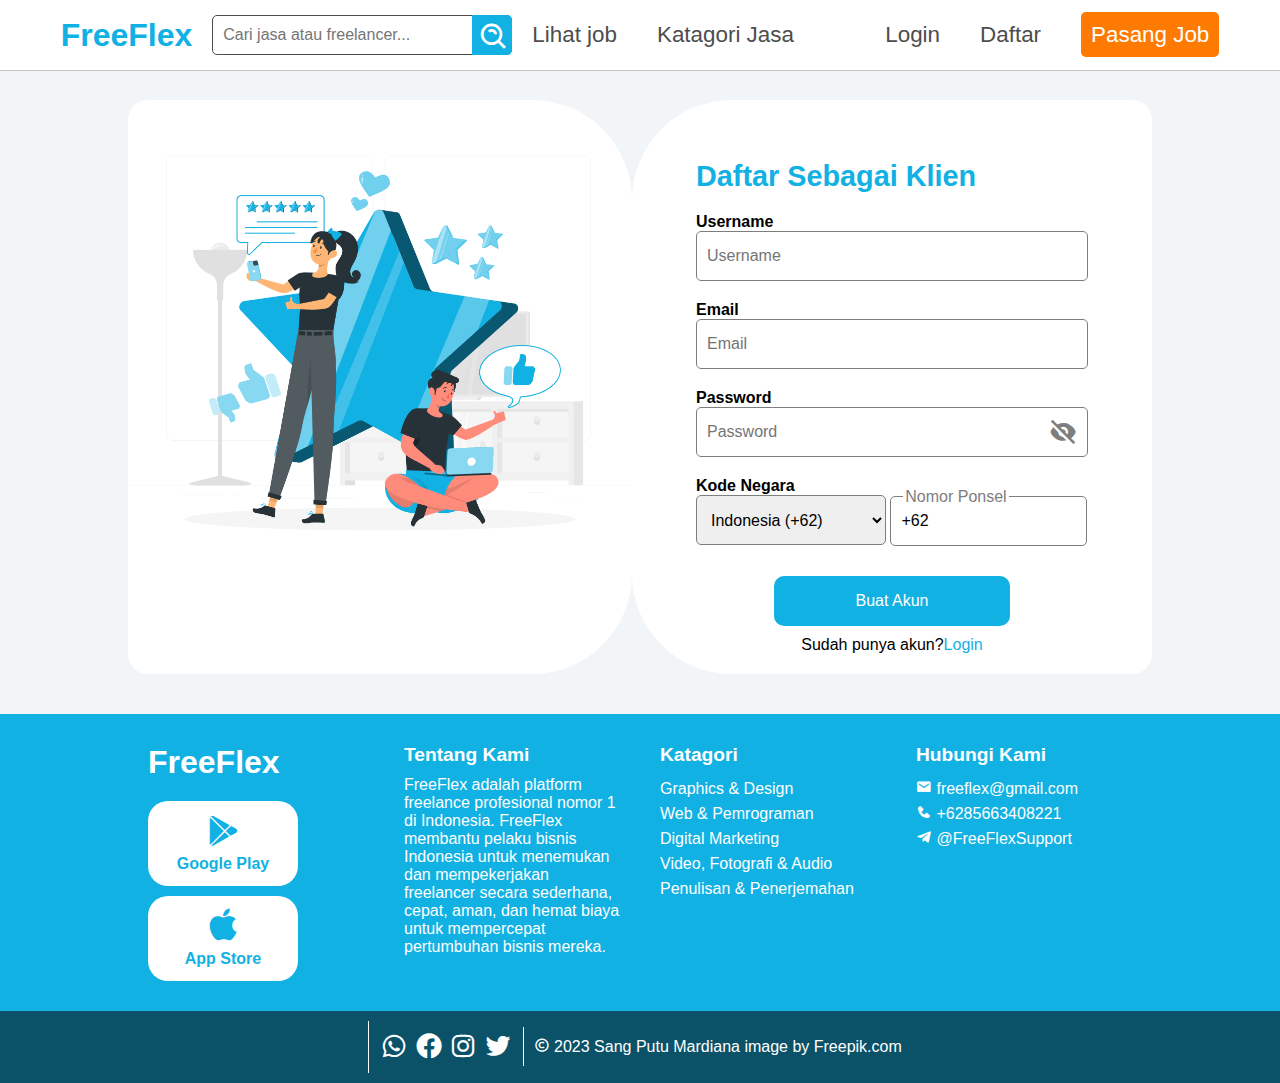
<file: daftarClient.html>
<!DOCTYPE html>
<html lang="en">
<head>
    <meta charset="UTF-8">
    <meta name="viewport" content="width=device-width, initial-scale=1.0">
    <title>Daftar Client</title>
    <script src="library/jquery.js"></script>
    <script src="functionJq.js"></script>
    <link href='https://unpkg.com/boxicons@2.1.4/css/boxicons.min.css' rel='stylesheet'>
    <link rel="stylesheet" href="css/styleUmum.css">
    <link rel="stylesheet" href="css/daftar.css">
</head>
<body>
    <script src="navbar.js"></script>
    <section class=" section section-daftar1">
        <div class="container-daftar1">
            <div class="daftar-container-img">
                <img src="Sang Putu Mardiana_Bahan/client.png" alt="">
            </div>
            <div class="container-daftar-form">
                <p class="judul-daftar">Daftar Sebagai Klien</p>
                <form action="" id="form-daftar">
                    <label for="daftar-username">Username</label>
                    <input type="text" id="daftar-username" placeholder="Username" required>
                    <label for="daftar-email">Email</label>
                    <input type="email" id="daftar-email" placeholder="Email" required>
                    <label for="daftar-password">Password</label>
                    <div class="div-daftarPw">
                        <input type="password" id="daftar-password" placeholder="Password" required>
                        <i class="bx bxs-hide" id="daftar-showPw"></i>
                    </div>
                    <label for="daftar-kodeNegara">Kode Negara</label>
                    <select name="" id="daftar-kodeNegara">
                        <option value="+1">Amerika Serikat (+1)</option>
                        <option value="+61">Australia (+61)</option>
                        <option value="+55">Brasil (+55)</option>
                        <option value="+86">China (+86)</option>
                        <option value="+44">Inggris (+44)</option>
                        <option selected value="+62">Indonesia (+62)</option>
                        <option value="+81">Jepang (+81)</option>
                        <option value="+91">India (+91)</option>
                        <option value="+33">Prancis (+33)</option>
                    </select>
                    <div class="div-daftar-telepon">
                        <input type="tel" id="daftar-telepon" placeholder="Nomor Ponsel" required><span>Nomor Ponsel</span>
                    </div>
                    <div class="div-daftar-button"><button type="submit" class="button-daftar" form="form-daftar">Buat Akun</button></div>
                </form>
                <p class="daftar-login">Sudah punya akun?<a href="login.html">Login</a></p>
            </div>
        </div>
    </section>
    <script src="footer.js"></script>
</body>
</html>
</file>
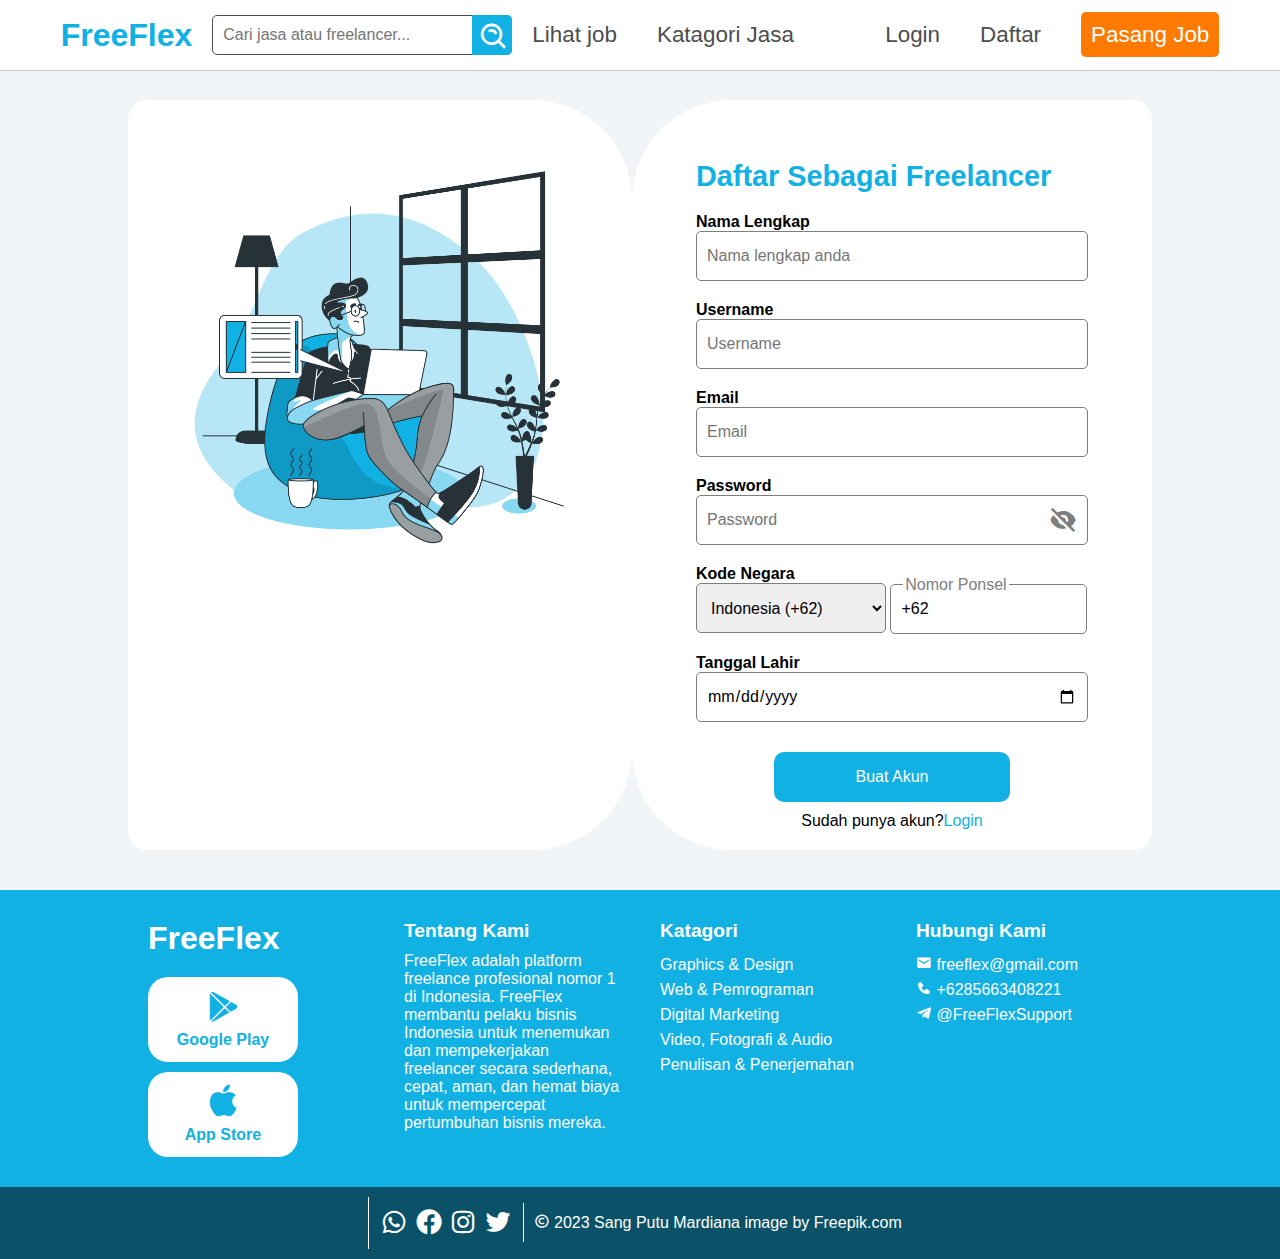
<file: daftarFreelancer.html>
<!DOCTYPE html>
<html lang="en">
<head>
    <meta charset="UTF-8">
    <meta name="viewport" content="width=device-width, initial-scale=1.0">
    <title>Daftar Freelancer</title>
    <script src="library/jquery.js"></script>
    <script src="functionJq.js"></script>
    <link href='https://unpkg.com/boxicons@2.1.4/css/boxicons.min.css' rel='stylesheet'>
    <link rel="stylesheet" href="css/styleUmum.css">
    <link rel="stylesheet" href="css/daftar.css">
</head>
<body>
    <script src="navbar.js"></script>
    <section class="section section-daftar1">
        <div class="container-daftar1">
            <div class="daftar-container-img">
                <img src="Sang Putu Mardiana_Bahan/freelancer.png" alt="">
            </div>
            <div class="container-daftar-form">
                <p class="judul-daftar">Daftar Sebagai Freelancer</p>
                <form action="" id="form-daftar">
                    <label for="daftar-namaLengkap">Nama Lengkap</label>
                    <input type="text" id="daftar-namaLengkap" placeholder="Nama lengkap anda" required>
                    <label for="daftar-username">Username</label>
                    <input type="text" id="daftar-username" placeholder="Username" required>
                    <label for="daftar-email">Email</label>
                    <input type="email" id="daftar-email" placeholder="Email" required>
                    <label for="daftar-password">Password</label>
                    <div class="div-daftarPw">
                        <input type="password" id="daftar-password" placeholder="Password" required>
                       <i class="bx bxs-hide" id="daftar-showPw"></i>
                    </div>
                    <label for="daftar-kodeNegara">Kode Negara</label>
                    <select name="" id="daftar-kodeNegara">
                        <option value="+1">Amerika Serikat (+1)</option>
                        <option value="+61">Australia (+61)</option>
                        <option value="+55">Brasil (+55)</option>
                        <option value="+86">China (+86)</option>
                        <option value="+44">Inggris (+44)</option>
                        <option selected value="+62">Indonesia (+62)</option>
                        <option value="+81">Jepang (+81)</option>
                        <option value="+91">India (+91)</option>
                        <option value="+33">Prancis (+33)</option>
                    </select>
                    <div class="div-daftar-telepon">
                        <input type="tel" id="daftar-telepon" placeholder="Nomor Ponsel" required><span>Nomor Ponsel</span>
                    </div>
                    <label for="daftar-tanggallahir">Tanggal Lahir</label>
                    <input type="date" id="daftar-tanggallahir" required>
                    <div class="div-daftar-button"><button type="submit" class="button-daftar" form="form-daftar">Buat Akun</button></div>
                </form>
                <p class="daftar-login">Sudah punya akun?<a href="login.html">Login</a></p>
            </div>
        </div>
    </section>
    <script src="footer.js"></script>
</body>
</html>
</file>
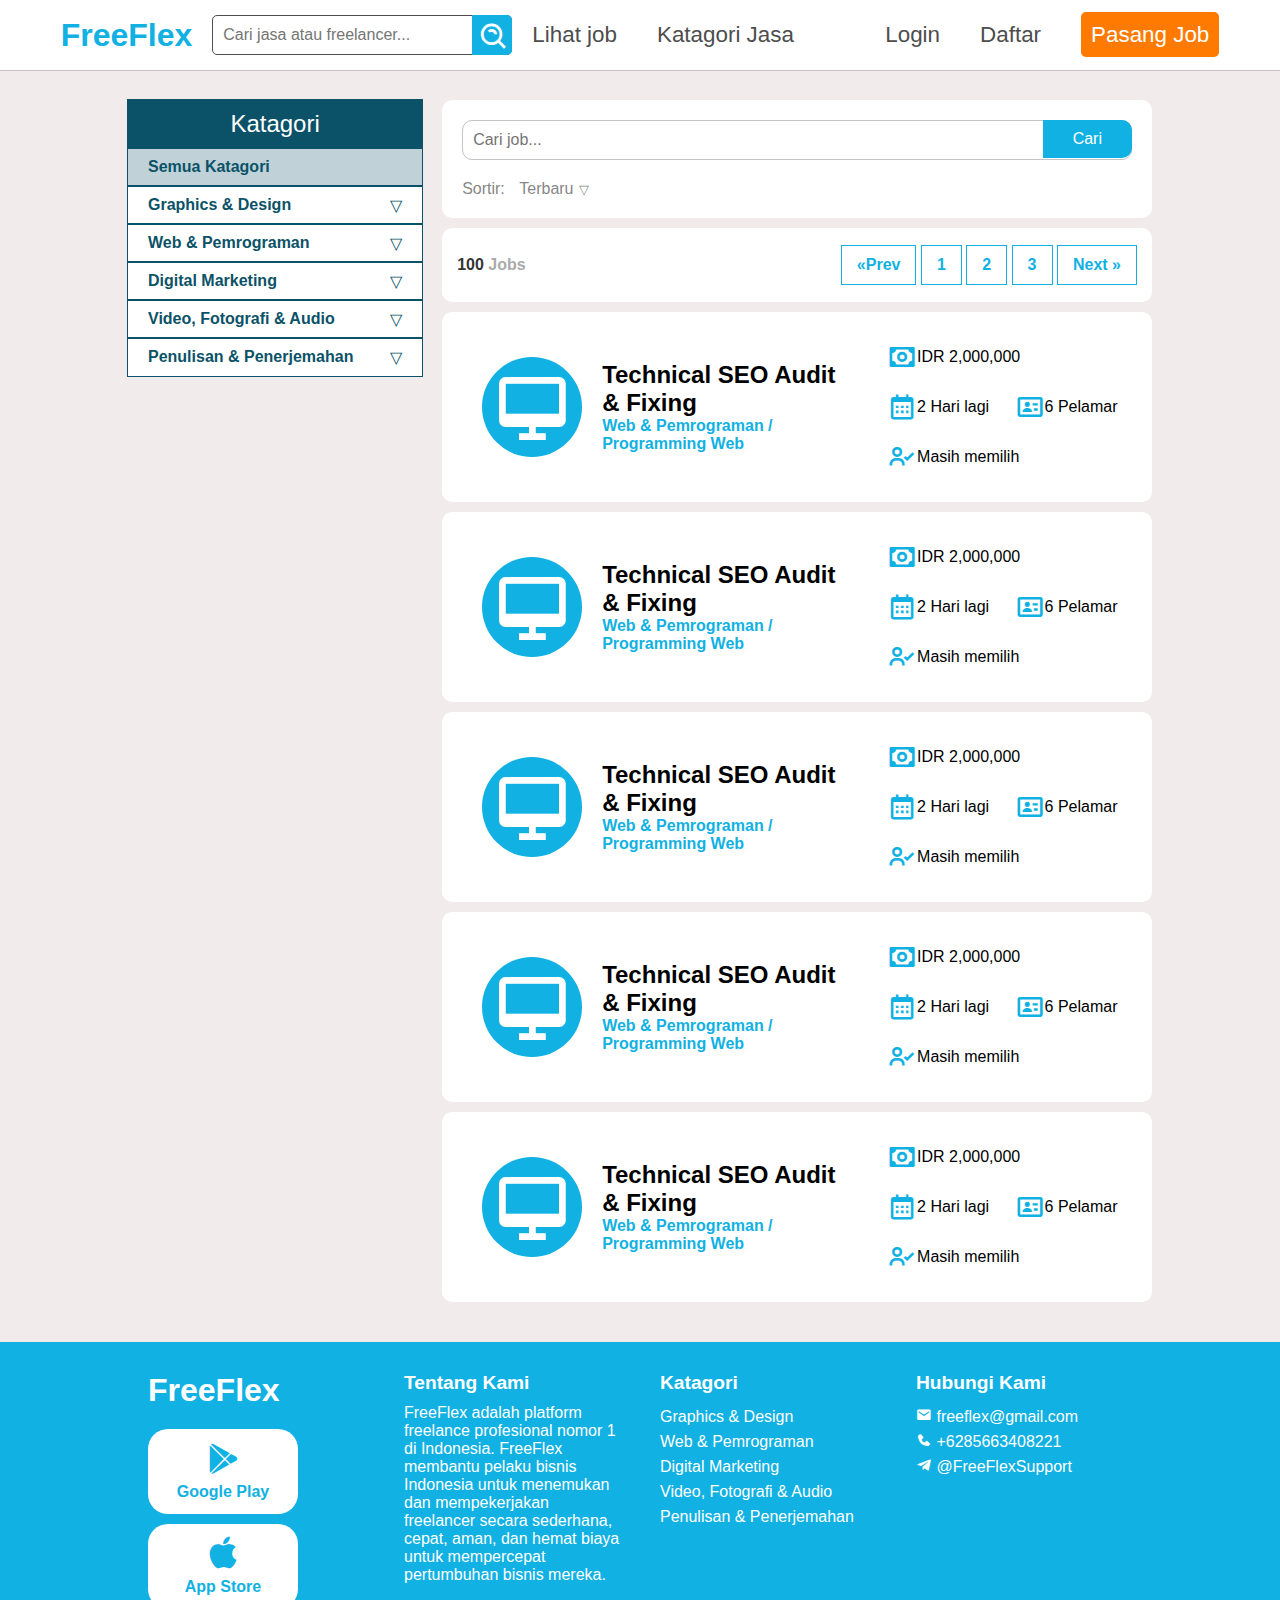
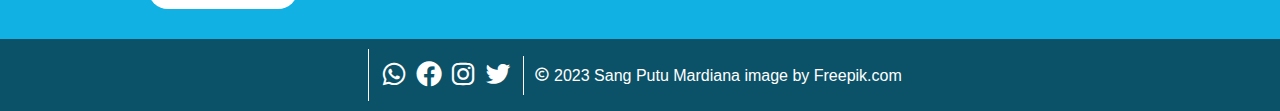
<file: lihatJob.html>
<!DOCTYPE html>
<html lang="en">

<head>
    <meta charset="UTF-8">
    <meta name="viewport" content="width=device-width, initial-scale=1.0">
    <title>Lihat Job</title>
    <script src="library/jquery.js"></script>
    <script src="functionJq.js"></script>
    <link href='https://unpkg.com/boxicons@2.1.4/css/boxicons.min.css' rel='stylesheet'>
    <link rel="stylesheet" href="css/styleUmum.css">
    <link rel="stylesheet" href="css/lihatJob.css">
</head>

<body>
    <script src="navbar.js"></script>
    <section class="section section1-lj">
        <div class="container1-lj">
            <div class="content1-lj">
                <div class="divJudulKatagori-lj">
                    <p class="katagoriJudul-lj">Katagori</p>
                </div>
                <div class="divSemuaKatagori-lj">
                    <a href="">Semua Katagori</a>
                </div>
                <div class="divKatagori-lj">
                    <a class="katagori-lj">Graphics & Design</a>
                    <span>&#x25BD;</span>
                    <ul class="ulSubkatagori-lj" id="ulSubkatagoriLj">
                        <div>
                            <li><a href="">Desain Logo</a></li>
                            <li><a href="">Desain Grafis</a></li>
                        </div>
                    </ul>
                </div>
                <div class="divKatagori-lj">
                    <a class="katagori-lj">Web & Pemrograman</a>
                    <span>&#x25BD;</span>
                    <ul class="ulSubkatagori-lj" id="ulSubkatagoriLj">
                        <div>
                            <li><a href="">Aplikasi Desktop</a></li>
                            <li><a href="">Pembuatan Website</a></li>
                        </div>
                    </ul>
                </div>
                <div class="divKatagori-lj">
                    <a class="katagori-lj">Digital Marketing</a>
                    <span>&#x25BD;</span>
                    <ul class="ulSubkatagori-lj" id="ulSubkatagoriLj">
                        <div>
                            <li><a href="">Blogger Marketing</a></li>
                            <li><a href="">Affiliate Marketing</a></li>
                        </div>
                    </ul>
                </div>
                <div class="divKatagori-lj">
                    <a class="katagori-lj">Video, Fotografi & Audio</a>
                    <span>&#x25BD;</span>
                    <ul class="ulSubkatagori-lj" id="ulSubkatagoriLj">
                        <div>
                            <li><a href="">Edit Video</a></li>
                            <li><a href="">Edit Foto</a></li>
                        </div>
                    </ul>
                </div>
                <div class="divKatagori-lj">
                    <a class="katagori-lj">Penulisan & Penerjemahan</a>
                    <span>&#x25BD;</span>
                    <ul class="ulSubkatagori-lj" id="ulSubkatagoriLj">
                        <div>
                            <li><a href="">Buku & Penulisan E-Book</a></li>
                            <li><a href="">Penerjemah bahasa</a></li>
                        </div>
                    </ul>
                </div>

            </div>
            <div class="content2-lj">
                <div class="divContent2Lj-1">
                    <form action="" id="formSearchLj">
                        <input type="search" name="" id="searchLj" placeholder="Cari job...">
                        <button type="submit" form="formSearchLj">Cari</button>
                    </form>
                    <div class="divSortir-lj">
                        <span>Sortir:</span>
                        <span class="dropSortir-lj">Terbaru</span><span class="iconDrop">&#x25BD;</span>
                        <ul class="ulSortir-lj">
                            <li><a href="#">Terbaru</a></li>
                            <li><a href="#">Akan Berakir</a></li>
                            <li><a href="#">Budge Tertinggi</a></li>
                            <li><a href="#">Budge Terendah</a></li>
                        </ul>
                    </div>
                </div>
                <div class="divJumlah-lj">
                    <div>
                        <span><span class="spanTotalJob">100</span> Jobs</span>
                    </div>
                    <div class="nomorHalaman-lj">
                        <a id="PreviousLj" href="">&#171;Prev</a>
                        <a class="nomor-lj" href="">1</a>
                        <a class="nomor-lj" href="">2</a>
                        <a class="nomor-lj" href="">3</a>
                        <a id="nextLj" href="">Next &#187;</a>
                    </div>
                </div>
                <div class="containerContent-job">
                    <div class="divContent-job">
                        <div class="imgJudul-lj">
                            <li class="bx bx-desktop"></li>
                        </div>
                        <div class="judulContent-lj">
                            <h3>Technical SEO Audit & Fixing</h3>
                            <a href="">Web & Pemrograman / Programming Web</a>
                        </div>
                        <div class="div-lj">
                            <div>
                                <i class='bx bx-money'></i>
                                <span>IDR 2,000,000</span>
                            </div>
                            <div>
                                <i class='bx bx-calendar'></i>
                                <span>2 Hari lagi</span>
                            </div>
                            <div>
                                <i class='bx bx-id-card'></i>
                                <span>6 Pelamar</span>
                            </div>
                            <div>
                                <i class='bx bx-user-check'></i>
                                <span>Masih memilih</span>
                            </div>
                        </div>
                    </div>
                    <div class="divContent-job">
                        <div class="imgJudul-lj">
                            <li class="bx bx-desktop"></li>
                        </div>
                        <div class="judulContent-lj">
                            <h3>Technical SEO Audit & Fixing</h3>
                            <a href="">Web & Pemrograman / Programming Web</a>
                        </div>
                        <div class="div-lj">
                            <div>
                                <i class='bx bx-money'></i>
                                <span>IDR 2,000,000</span>
                            </div>
                            <div>
                                <i class='bx bx-calendar'></i>
                                <span>2 Hari lagi</span>
                            </div>
                            <div>
                                <i class='bx bx-id-card'></i>
                                <span>6 Pelamar</span>
                            </div>
                            <div>
                                <i class='bx bx-user-check'></i>
                                <span>Masih memilih</span>
                            </div>
                        </div>
                    </div>
                    <div class="divContent-job">
                        <div class="imgJudul-lj">
                            <li class="bx bx-desktop"></li>
                        </div>
                        <div class="judulContent-lj">
                            <h3>Technical SEO Audit & Fixing</h3>
                            <a href="">Web & Pemrograman / Programming Web</a>
                        </div>
                        <div class="div-lj">
                            <div>
                                <i class='bx bx-money'></i>
                                <span>IDR 2,000,000</span>
                            </div>
                            <div>
                                <i class='bx bx-calendar'></i>
                                <span>2 Hari lagi</span>
                            </div>
                            <div>
                                <i class='bx bx-id-card'></i>
                                <span>6 Pelamar</span>
                            </div>
                            <div>
                                <i class='bx bx-user-check'></i>
                                <span>Masih memilih</span>
                            </div>
                        </div>
                    </div>
                    <div class="divContent-job">
                        <div class="imgJudul-lj">
                            <li class="bx bx-desktop"></li>
                        </div>
                        <div class="judulContent-lj">
                            <h3>Technical SEO Audit & Fixing</h3>
                            <a href="">Web & Pemrograman / Programming Web</a>
                        </div>
                        <div class="div-lj">
                            <div>
                                <i class='bx bx-money'></i>
                                <span>IDR 2,000,000</span>
                            </div>
                            <div>
                                <i class='bx bx-calendar'></i>
                                <span>2 Hari lagi</span>
                            </div>
                            <div>
                                <i class='bx bx-id-card'></i>
                                <span>6 Pelamar</span>
                            </div>
                            <div>
                                <i class='bx bx-user-check'></i>
                                <span>Masih memilih</span>
                            </div>
                        </div>
                    </div>
                    <div class="divContent-job">
                        <div class="imgJudul-lj">
                            <li class="bx bx-desktop"></li>
                        </div>
                        <div class="judulContent-lj">
                            <h3>Technical SEO Audit & Fixing</h3>
                            <a href="">Web & Pemrograman / Programming Web</a>
                        </div>
                        <div class="div-lj">
                            <div>
                                <i class='bx bx-money'></i>
                                <span>IDR 2,000,000</span>
                            </div>
                            <div>
                                <i class='bx bx-calendar'></i>
                                <span>2 Hari lagi</span>
                            </div>
                            <div>
                                <i class='bx bx-id-card'></i>
                                <span>6 Pelamar</span>
                            </div>
                            <div>
                                <i class='bx bx-user-check'></i>
                                <span>Masih memilih</span>
                            </div>
                        </div>
                    </div>
                </div>
            </div>
        </div>
    </section>
    <script src="footer.js"></script>
</body>

</html>
</file>
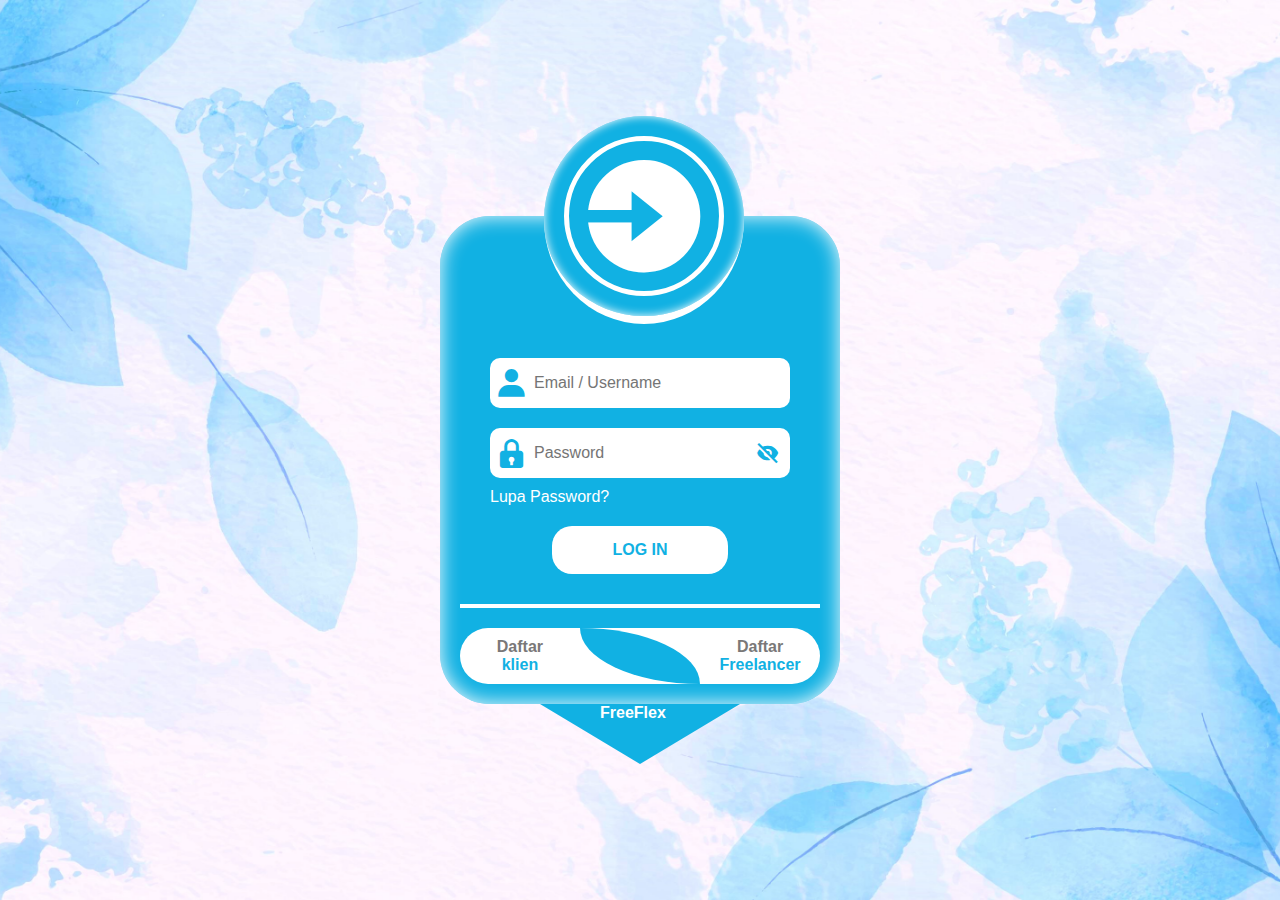
<file: login.html>
<!DOCTYPE html>
<html lang="en">

<head>
    <meta charset="UTF-8">
    <meta name="viewport" content="width=device-width, initial-scale=1.0">
    <title>Login</title>
    <script src="library/jquery.js"></script>
    <script src="functionJq.js"></script>
    <link href='https://unpkg.com/boxicons@2.1.4/css/boxicons.min.css' rel='stylesheet'>
    <link rel="stylesheet" href="css/styleUmum.css">
    <link rel="stylesheet" href="css/login.css">
</head>

<body>
    <section class="section-login">
        <div class="container-login">
            <div class="content-login-img">
                <i class='bx bxs-log-in-circle'></i>
            </div>
            <form class="form-login" action="">
                <div>
                    <label for="email-login">
                        <i class='bx bxs-user login-icon'></i>
                    </label>
                    <input id="email-login" class="input-login" type="text" placeholder="Email / Username" required>
                </div>
                <div>
                    <label for="password-login">
                        <i class='bx bxs-lock login-icon'></i>
                    </label>
                    <input id="password-login" class="input-login" type="password" placeholder="Password" required><i
                        class='bx bxs-hide login-showPassword' id="showPassword"></i>
                    <a href="lupaPassword.html" class="button-lupaPassword">Lupa Password?</a>
                </div>
                <div class="div-button-login">
                    <input class="button-login" type="submit" value="LOG IN">
                </div>
            </form>
            <div class="div-loginDaftar">
                <a href="daftarClient.html">Daftar <p class="color-biruMuda">klien</p></a>
                <div class="login-divKosong"></div>
                <a href="daftarFreelancer.html">Daftar <p class="color-biruMuda">Freelancer</p></a>
            </div>
        </div>
        <div class="container-segitiga">
            <div class="login-segitiga">
            </div>
            <a href="index.html" id="logo-login">FreeFlex</a>
        </div>
    </section>
</body>

</html>
</file>
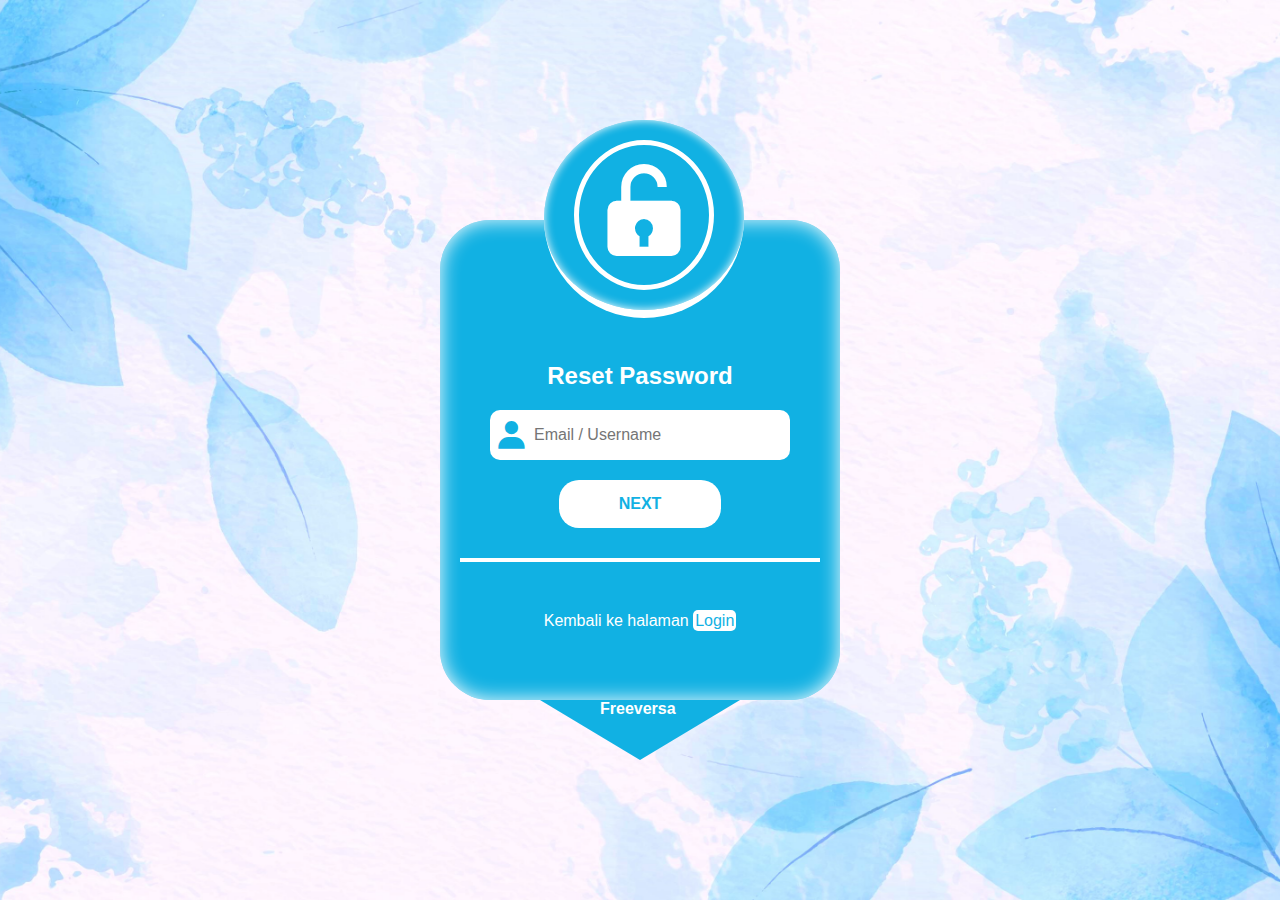
<file: lupaPassword.html>
<!DOCTYPE html>
<html lang="en">

<head>
    <meta charset="UTF-8">
    <meta name="viewport" content="width=device-width, initial-scale=1.0">
    <title>Lupa Password</title>
    <script src="library/jquery.js"></script>
    <script src="functionJq.js"></script>
    <link href='https://unpkg.com/boxicons@2.1.4/css/boxicons.min.css' rel='stylesheet'>
    <link rel="stylesheet" href="css/styleUmum.css">
    <link rel="stylesheet" href="css/login.css">
</head>

<body>
    <section  class="section-login">
        <div class="container-login">
            <div class="content-login-img">
               <i class='bx bxs-lock-open icon-lupaPw'></i>
            </div>
            <form id="form-lupaPw1" class="form-login" action="">
                <div class="div-lupaPassword">
                    <p>Reset Password</p>
                </div>
                <div>
                    <label for="email-login"><li class="bx bxs-user login-icon"></li></label>
                        <input id="email-login" class="input-login" type="text" placeholder="Email / Username" required>
                </div>
                <div class="div-button-login">
                    <input id="next-lupaPw" class="button-login" type="submit" value="NEXT">
                </div>
            </form>
            <form id="form-lupaPw2" class="form-login" action="">
                <div class="div-lupaPassword">
                    <p>Reset Password</p>
                </div>
                <div>
                    <label for="password-login">
                       <li class=" bx bxs-lock login-icon"></li>
                    </label>
                    <input id="password-login" class="input-login" type="password" placeholder="Password Baru" required>
                   <li class=" bx bxs-hide login-showPassword"  id="showPassword"></li>
                </div>
                <div>
                    <label for="password-login2">
                        <li class=" bx bxs-lock login-icon"></li>
                    </label>
                    <input id="password-login2" class="input-login" type="password" placeholder="Konfirmasi Password" required>
                    <li class=" bx bxs-hide login-showPassword"  id="showPassword2"></li>
                </div>
                <div class="div-button-login">
                    <input class="button-login" type="submit" value="SIMPAN">
                </div>
            </form>
            <div class="div-kembali">
                <a href="login.html">Kembali ke halaman <span class="kembali-login">Login</span></a>
            </div>
        </div>
        <div class="container-segitiga">
            <div class="login-segitiga">
            </div>
            <a href="index.html" id="logo-login">Freeversa</a>
        </div>
    </section>
</body>

</html>
</file>
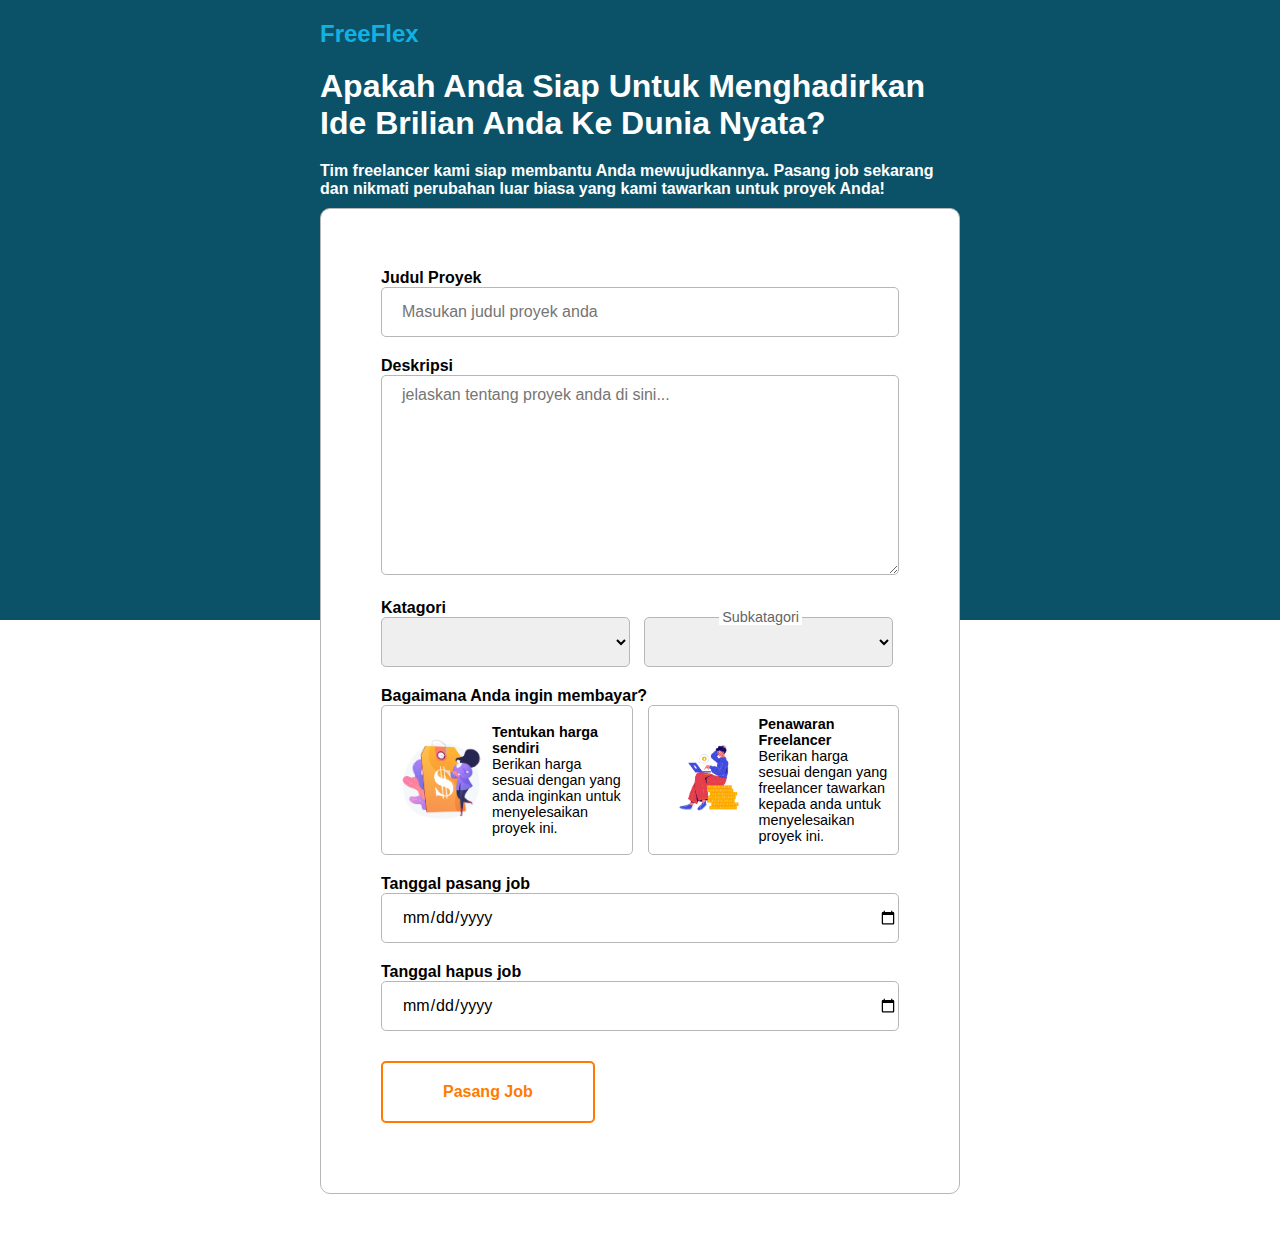
<file: pasangJob.html>
<!DOCTYPE html>
<html lang="en">
<head>
    <meta charset="UTF-8">
    <meta name="viewport" content="width=device-width, initial-scale=1.0">
    <title>Pasang Job</title>
    <script src="library/jquery.js"></script>
    <script src="functionJq.js"></script>
    <link href='https://unpkg.com/boxicons@2.1.4/css/boxicons.min.css' rel='stylesheet'>
    <link rel="stylesheet" href="css/styleUmum.css">
    <link rel="stylesheet" href="css/pasangJob.css">
</head>
<body>
    <section class="section-job1">
    </section>
    <section class="section section-job2">
        <div class="container-job">
            <div class="content-job1">
                <a id="logoJob" href="index.html">FreeFlex</a>
                <p class="judul-job1">Apakah Anda siap untuk menghadirkan ide brilian Anda ke dunia nyata?</p>
                <p class="text-job1">Tim freelancer kami siap membantu Anda mewujudkannya. Pasang job sekarang dan nikmati perubahan luar biasa yang kami tawarkan untuk proyek Anda!</p>
            </div>
            <div class="content-job2">
                <form action="" id="formPasangJob">
                    <label for="judulProyek">Judul Proyek</label>
                    <input type="text" id="judulProyek" placeholder="Masukan judul proyek anda" required>
                    <label for="deskripsiJob">Deskripsi</label>
                    <textarea name="deskripsiJob" id="deskripsiJob" placeholder="jelaskan tentang proyek anda di sini..." required></textarea>
                    <label for="katagoriJob">Katagori</label>
                    <select name="katagoriJob" id="katagoriJob">
                        <option hidden value=""></option>
                        <option value="1">Graphics & Design</option>
                        <option value="2">Web & Pemrograman</option>
                        <option value="3">Digital Marketing</option>
                        <option value="4">Video, Fotografi & Audio</option>
                        <option value="5">Penulisan & Penerjemahan</option>
                    </select>
                   <div class="divSubkatagori">
                    <select name="subkatagoriJob" id="subkatagoriJob">
                        <option hidden value=""></option>
                        <option value="1dl">Desain Logo</option>
                        <option value="1dg">Desain Grafis</option>
                        <option value="2ad">Aplikasi Desktop</option>
                        <option value="2pw">Pembuatan Website</option>
                        <option value="3am">Affiliate Marketing</option>
                        <option value="3bm">Blogger Marketing</option>
                        <option value="4ev">Edit Video</option>
                        <option value="4ef">Edit Foto</option>
                        <option value="5bpe">Buku & Penulisan E-Book</option>
                        <option value="5pb">Penerjemah bahasa</option>
                    </select>
                    <label for="subkatagoriJob" id="p-subkatagori">Subkatagori</label>
                   </div>
                    <label id="labelHarga" for="">Bagaimana Anda ingin membayar?</label>
                    <input id="radioHarga1" hidden name="radioHarga" type="radio"  value="">
                    <input id="radioHarga2" hidden name="radioHarga" type="radio"  value="">
                    <div id="bayarJob">
                        <div id="hargaSendiri" class="divHarga">
                            <div>
                                <img  src="Sang Putu Mardiana_Bahan/hargaSendiri.jpg" alt="">
                            </div>
                            <div>
                                <p class="judul-jobHarga">Tentukan harga sendiri</p>
                                <p class="text-jobHarga">Berikan harga sesuai dengan yang anda inginkan untuk menyelesaikan proyek ini.</p>
                            </div>
                        </div>
                        <div id="hargaFreelancer" class="divHarga">
                            <div>
                                <img src="Sang Putu Mardiana_Bahan/hargaFreelancer.jpg" alt="">
                            </div>
                            <div>
                                <p class="judul-jobHarga">Penawaran Freelancer</p>
                                <p class="text-jobHarga">Berikan harga sesuai dengan yang freelancer tawarkan kepada anda untuk menyelesaikan proyek ini.</p>
                            </div>
                        </div>
                    </div>
                    <div id="divHargaJob">
                        <label for="hargaJob">Harga</label>
                        <input type="text" name="hargaJob" id="hargaJob" placeholder="Masukan harga proyek anda" required>
                    </div>
                    <label for="tglPasangJob">Tanggal pasang job</label>
                    <input type="date" id="tglPasangJob" required>
                    <label for="tglHapusJob">Tanggal hapus job</label>
                    <input type="date" id="tglHapusJob" required>
                    <button type="submit" id="buttonPasangJob" form="formPasangJob">Pasang Job</button>
                </form>
            </div>
        </div>
    </section>
</body>
</html>
</file>
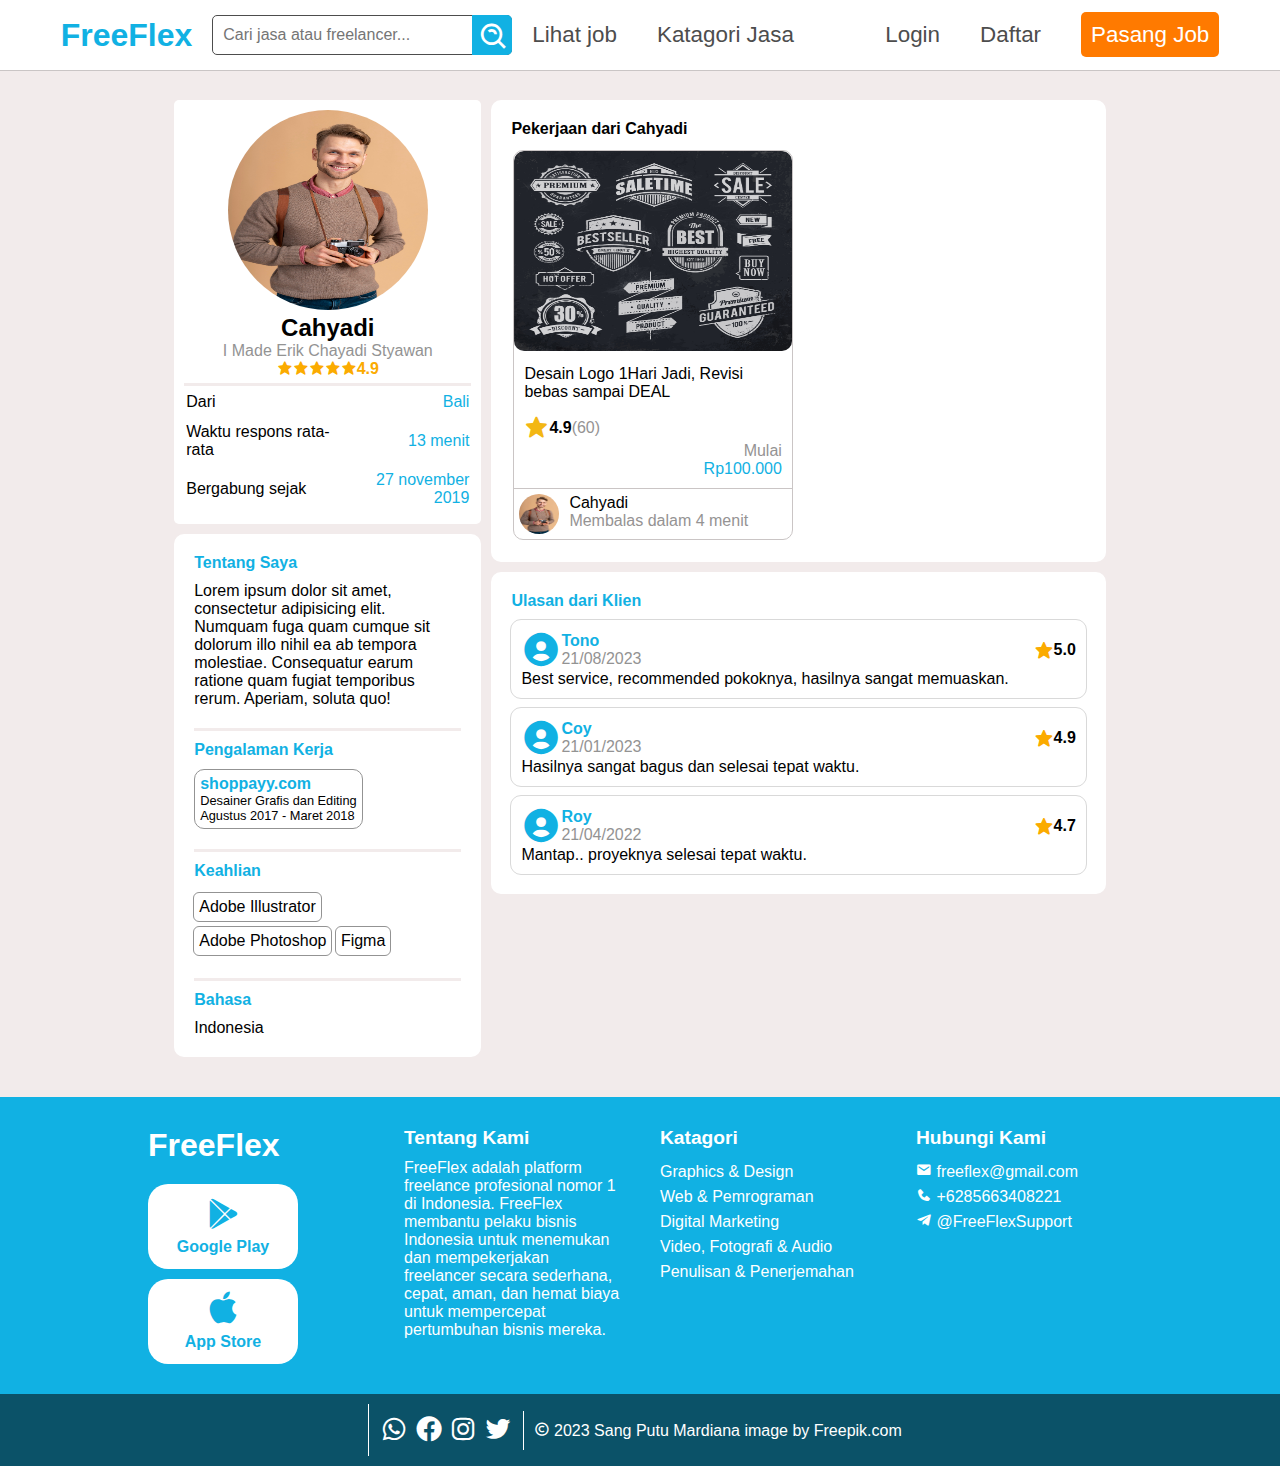
<file: profileFreelancer.html>
<!DOCTYPE html>
<html lang="en">

<head>
    <meta charset="UTF-8">
    <meta name="viewport" content="width=device-width, initial-scale=1.0">
    <title>Profile Freelancer</title>
    <script src="library/jquery.js"></script>
    <script src="functionJq.js"></script>
    <link href='https://unpkg.com/boxicons@2.1.4/css/boxicons.min.css' rel='stylesheet'>
    <link rel="stylesheet" href="css/styleUmum.css">
    <link rel="stylesheet" href="css/profileFreelancer.css">
</head>

<body>
    <script src="navbar.js"></script>
    <section class="section section1-profile">
        <div class="container-profile">
            <div class="content1-profile">
                <div class="divFoto-profile">
                    <div>
                        <img src="Sang Putu Mardiana_Bahan/fotoPria1.jpg" alt="">
                        <h3>Cahyadi</h3>
                        <p>I Made Erik Chayadi Styawan</p>
                        <div class="divStar-profile">
                            <i class="bx bxs-star"></i>
                            <i class="bx bxs-star"></i>
                            <i class="bx bxs-star"></i>
                            <i class="bx bxs-star"></i>
                            <i class="bx bxs-star"></i>
                            <span> 4.9</span>
                        </div>
                        <div class="divData-profile">
                            <table class="data-profile">
                                <tr>
                                    <td>Dari</td>
                                    <td>Bali</td>
                                </tr>
                                <tr>
                                    <td>Waktu respons rata-rata</td>
                                    <td>13 menit</td>
                                </tr>
                                <tr>
                                    <td>Bergabung sejak</td>
                                    <td>27 november 2019</td>
                                </tr>
                            </table>
                        </div>
                    </div>
                </div>
                <div class="divDeskripsi-profile">
                    <div>
                        <h3>Tentang Saya</h3>
                        <p>Lorem ipsum dolor sit amet, consectetur adipisicing elit. Numquam fuga quam cumque sit
                            dolorum illo nihil ea ab tempora molestiae. Consequatur earum ratione quam fugiat temporibus
                            rerum. Aperiam, soluta quo!</p>
                    </div>
                    <div class="divPengalamanKrj">
                        <h3>Pengalaman Kerja</h3>
                        <div>
                            <h4>shoppayy.com</h4>
                            <p>Desainer Grafis dan Editing</p>
                            <p>Agustus 2017 - Maret 2018</p>
                        </div>
                    </div>
                    <div>
                        <h3>Keahlian</h3>
                        <div class="keahlian">
                            <span>Adobe Illustrator</span>
                            <span>Adobe Photoshop</span>
                            <span>Figma</span>
                        </div>
                    </div>
                    <div>
                        <h3>Bahasa</h3>
                        <p>Indonesia</p>
                    </div>
                </div>
            </div>
            <div class="content2-profile">
                <div>
                    <h3>Pekerjaan dari Cahyadi</h3>
                    <div class="container-card">
                        <div class="div-card divCard">
                            <img src="Sang Putu Mardiana_Bahan/designLogo2.jpg" alt="">
                            <div class="card">
                                <p class="card-judul">Desain Logo 1Hari Jadi, Revisi bebas sampai DEAL</p>
                                <li class="bx bxs-star card-img"></li><span class="card-reting">4.9</span><span
                                    class="card-comment">(60)</span>
                                <p class="card-p">Mulai</p><span class="card-harga">Rp100.000</span>
                            </div>
                            <div class="card2">
                                <div class="card2-img">
                                    <img src="Sang Putu Mardiana_Bahan/fotoPria1.jpg" alt="">
                                </div>
                                <div>
                                    <a href="profileFreelancer.html">Cahyadi</a>
                                    <p id="p-respon">Membalas dalam 4 menit</p>
                                </div>
                            </div>
                        </div>
                    </div>
                </div>
                <div class="ulasan-provile">
                    <h3>Ulasan dari Klien</h3>
                    <div>
                        <div class="ulasan">
                            <i class='bx bxs-user-circle'></i>
                            <div>
                                <h4>Tono</h4>
                                <p class="tglUlasan">21/08/2023</p>
                            </div>
                            <i class="bx bxs-star bintangUlasan"></i><span>5.0</span>
                        </div>
                        <p>Best service, recommended pokoknya, hasilnya sangat memuaskan.</p>
                    </div>
                    <div>
                        <div class="ulasan">
                            <i class='bx bxs-user-circle'></i>
                            <div>
                                <h4>Coy</h4>
                                <p class="tglUlasan">21/01/2023</p>
                            </div>
                            <i class="bx bxs-star bintangUlasan"></i><span>4.9</span>
                        </div>
                        <p>Hasilnya sangat bagus dan selesai tepat waktu.</p>
                    </div>
                    <div>
                        <div class="ulasan">
                            <i class='bx bxs-user-circle'></i>
                            <div>
                                <h4>Roy</h4>
                                <p class="tglUlasan">21/04/2022</p>
                            </div>
                            <i class="bx bxs-star bintangUlasan"></i><span>4.7</span>
                        </div>
                        <p>Mantap.. proyeknya selesai tepat waktu.</p>
                    </div>
                </div>
            </div>
        </div>
    </section>
    <script src="footer.js"></script>
</body>

</html>
</file>
<file: css/styleUmum.css>
/* digunakan di seluruh halaman */
* {
    padding: 0;
    margin: 0;
    box-sizing: border-box;
    font-family: sans-serif;
    font-size: 1rem;
    scroll-behavior: smooth;
}
::-webkit-scrollbar {
    width: 5px;
}

::-webkit-scrollbar-thumb {
    background-color: #c0c0c0;
    border-radius: 10px; 
}
body {
    display: flex;
    flex-direction: column;
    overflow-x: hidden;
    min-height: 100vh;
}
.section {
    display: flex;
    position: relative;
    width: 100vw;
    height: 100%;
}
/* style navbar semua halaman*/
.container-nav {
    position: fixed;
    display: flex;
    justify-content: center;
    white-space: nowrap;
    z-index: 1000;
    width: 100vw;
    background-color: #ffffff;
    border-bottom: 1px solid #CAC5C5;
}
.container-nav >div{
    width: 100vw;
}
.div-nav{
    display: flex;
    padding: 15px;
    justify-content: space-around;
}
.card-nav {
    position: relative;
    list-style-type: none;
    display: flex;
    align-items: center;
}

.card-nav li:not(.li-input) {
    padding: 0 20px;
}

.card-nav li a {
    text-decoration: none;
    color: #4d4d4d;
    font-size: 1.4rem;
}

#logo {
    text-decoration: none;
    font-size: 2rem;
    font-weight: 900;
    color: #11B1E3;
}

.input-nav {
    height: 40px;
    width: 300px;
    border-radius: 5px;
    padding-left: 10px;
    border: 1px solid #4d4d4d;
}

.li-input {
    position: relative;
}
.icon-search{
    font-size: 32px;
    position: absolute;
    top: 15%;
    left: 15%;
    color: #ffffff;
}
.tombol-searchNav {
    background-color: #11B1E3 ;
    width: 40px;
    height: 40px;
    display: inline-block;
    position: absolute;
    top: 0px;
    right: 0px;
    border: none;
    border-radius: 0 5px 5px 0;
}
.tombol-searchNav:hover{
    background-color: #0e7ea0;
}
.icon-search:hover {
    animation: search 2s infinite ease-in-out;
    cursor: pointer;
}

@keyframes search {

    20% {
        top: 0%;
        left: 0%;
    }

    40% {
        top: 0%;
        left: 25%;
    }

    60% {
        top: 25%;
        left: 25%;
    }

    80% {
        top:25%;
        left: 0%;
    }

}
.pasang-job {
    padding: 10px;
    border-radius: 5px;
    color: white !important;
    background-color: #FF7A00;
}

.pasang-job:hover {
    background-color: #d86901 !important;
}

#drop-daftar {
    display: none;
    position: absolute;
    width: max-content;
    left: -5vw;
    top: 50px;
    border: 1px solid #CAC5C5;
    background-color: #ffffff;
}

#drop-daftar li {
    list-style-type: none;
    cursor: pointer;
}
#drop-daftar li a{
    display: block;
    padding: 10px;
}

#drop-daftar li:hover {
    background-color: #11b2e33a;
}

#daftar {
    cursor: pointer;
}

#menu i, #close-menu i {
    font-size: 45px;
    color: #11B1E3;

}

#menu, #close-menu {
    width: 40px;
    height: 40px;
    border: none;
    background-color: #ffffff;
    cursor: pointer;
}



/* digunakan di home dan katagori jasa */
.container-card {
    overflow: hidden;
    display: flex;
    justify-content: left;
    gap: 10px;
    padding: 2px;
    flex-wrap: nowrap;
}

.div-card {
    background-color: #ffffff;
    min-width: 24.3%;
    overflow: hidden;
    border: 1px solid #CAC5C5;
    border-radius: 10px;
    transition: transform 0.3s ease-in-out;
}
.div-card:hover{
    outline: 2px solid #11B1E3;
}

.card {
    position: relative;
    padding: 10px;
}
.card2 {
    display: flex;
    align-content: center;
    padding: 5px;
    border-top: 1px solid #CAC5C5;
    gap: 10px;
}

.card2-img {
    display: inline-block;
    width: 40px;
    height: 40px;
    overflow: hidden;
    position: relative;
    border-radius: 20px;
}

.card2-img img {
    display: inline-block;
    width: 100%;
    max-height: 100%;
}
.card-judul{
    height: 50px;
}
.div-card img {
    width: 100%;
    height: 200px;
    border-radius: 10px;
}

.div-card .card-img {
    font-size: 25px;
    color: #f3b714;
}

.card-reting {
    position: relative;
    display: inline-block;
    font-weight: bold;
    top: -5px;
    left: 0px;
}

.card-comment {
    display: inline-block;
    position: relative;
    top: -5px;
    color: #959393;
}
#p-respon {
    color: #959393;
}
.card-p {
    display: block;
    text-align: right;
    color: #959393;

}
.card-harga {
    display: block;
    text-align: right;
    color: #11B1E3;
}
.div-content{
    position: relative;
}
#left-button, #right-button {
    cursor: pointer;
    position: absolute;
    width: 50px;
    height: 50px;
    border-radius: 100%;
    text-align: center;
    font-weight: bold;
    border: none;
   background-color: #ffffff98;
   border: 3px solid #CAC5C5;
   z-index: 1;
}
#left-button i, #right-button i {
    font-size: 40px;
    color: #CAC5C5;
}
#left-button:hover, #right-button:hover {
    border: unset;
    background-color: #11B1E3;
    border-radius: 100%;
}
#left-button:hover i, #right-button:hover i{
    color: #ffffff;
}

#left-button{
    left: -20px;
    top: 155px;
}
#right-button{
    right: -20px;
    top: 155px;
}
.card2 div a{
    display: block;
    text-decoration: none;
    color: #000000;
}

/* digunakan di halaman lihat job dan katagori jasa */
.section1-lj{
    justify-content: center;
}
.container1-lj{
    margin-top: 100px;
    width: 80vw;
    display: flex;
    gap: 20px;
}
.content1-lj{
   width: 300px;
   height: max-content;
   background-color: #ffffff;
}
.divJudulKatagori-lj{
    text-align: center;
    padding: 10px;
    background-color: #0B5268;
    color: #ffffff;
}
.katagoriJudul-lj{
    font-size: 1.5rem;
}

.divSemuaKatagori-lj,.divKatagori-lj,.divJudulKatagori-lj{
    position: relative;
    outline: 1px solid #0B5268;
}
.divSemuaKatagori-lj{
    background-color: #0b526842;
}
.divSemuaKatagori-lj a,.divKatagori-lj a{
   text-decoration: none;
   color: #0B5268;
   cursor: pointer;
}
.divSemuaKatagori-lj >a,.divKatagori-lj >a{
  font-weight: bold;
  display: block;
  padding: 10px 20px;
}
.divKatagori-lj span{
  color: #0B5268;
  position: absolute;
  right: 20px;
  top: 10px;
  cursor: pointer;
}
.ulSubkatagori-lj{
    position: relative;
    display: none;
}
.ulSubkatagori-lj li{
    list-style-type: none;
    padding: 10px 20px;
}

.divJumlah-lj{
    display: flex;
    justify-content: space-between;
    align-items: center;
    padding: 15px;
    background-color: #ffffff;
    margin-top: 10px;
    border-radius: 10px;
    flex-wrap: wrap;
}
.spanTotalJob{
    display: inline-block;
    color: #343434;
}
.divJumlah-lj span:not(.spanTotalJob){
    color: #aaaaaa;
    font-weight: 800;
}
.nomorHalaman-lj a{
    display: inline-block;
    text-decoration: none;
    color: #11B1E3;
    font-weight: bold;
    padding: 10px 15px;
    border: 1px solid #11B1E3;
    margin: 2px 0px;
}
.aktifNo-lj{
    background-color: #11B1E3;
    color: #ffffff !important;
}


/* style footer di semua halaman*/
.divlogo-footer a{
    text-align: center;
    padding: 10px;
    margin: 10px 0px;
    color: #11B1E3 !important;
    background-color: #ffffff;
    border-radius: 20px;
    font-weight: 600;
    width: 150px;
}
.divlogo-footer a i{
    font-size: 40px;
    display: block;
}
#logo-footer{
    font-size: 2rem;
    font-weight: 900;
}
.section-footer,.section2-footer{
    
    justify-content: center;
    bottom: -0vh;
}
.section-footer{
    margin-top: auto;
    background-color: #11B1E3;
}
.container-footer,.container2-footer{
    width: 80vw;
    color: #ffffff;
}
.content1-footer{
    display: flex;
    flex-wrap: wrap;
}
.content1-footer{
    justify-content: space-around;
}
.content1-footer div{
    width: max-content;
    flex: 20%;
    padding: 20px;
}
.content1-footer div h3{
    font-size: 1.2rem;
    font-weight: 800;
    padding: 10px 0px;
}
.content1-footer div a{
    display: block;
    white-space: nowrap;
    line-height:25px;
}
.container-footer div a,.container2-footer div a{
  text-decoration:none;
  color: #ffffff;
}
.section2-footer{
    background-color: #0B5268;
}
.container2-footer{
    display: flex;
    justify-content: center;
    align-items: center;
    padding: 10px;
}
.container2-footer div{
   border-left: 1px solid #ffffff;
   padding: 10px;
}
.container2-footer div a i{
    font-size: 30px;
}


@media screen and (min-width:1440px){
   .container-nav >div{
    width: 1440px;
   }
    .container1-lj{
        width: 1220px;
    }
    .section > div{
        width: 1220px;
    }
    
}

@media screen and (max-width: 1197px) {
    .div-nav {
        padding: 10px;
    }

    .mobile {
        justify-content: space-between;
        width: 100vw;
    }

    .input-nav {
        width: fit-content;
    }

    .input-nav::placeholder {
        font-size: 0.8rem;
    }

    .drop-mobile {
        list-style-type: none;
        position: absolute;
        background-color: #ffffff;
        padding: 20px;
        left: -10px;
        white-space: normal;
        top: 55px;
        max-width: 250px;
        box-shadow: 5px 5px 5px #00000049;
        height: 100vh;
        overflow-y: auto;
    }

    .drop-mobile li {
        margin: 10px 0 20px;

    }

    .drop-mobile li:not(.li-input) {
        padding: 10px 30px;
        cursor: pointer;

    }

    .drop-mobile li a {
        font-size: 1rem;

    }

    .login {
        border-top: 1px solid #CAC5C5;
    }

    .li-input {
        margin-bottom: 40px !important;
    }

    #daftar-mobile {
        border-bottom: 1px solid #CAC5C5;
    }

    #more-nav {
        display: inline-block;
        position: relative;
        right: -120px;

    }

    #drop-daftar-mobile li {
        list-style-type: none;
    }
    #drop-daftar-mobile li a{
        display: block;
        padding: 10px;
    }

    #drop-daftar-mobile li:hover {
        border-bottom: 2px solid #11B1E3;
    }
    .div-card{
        min-width: 32%;
        
    }

}

@media screen and (max-width: 611px) {
    #logo {
        font-size: 1.5rem;
    }

    .pasang-job {
        font-size: 0.8rem !important;
    }

    #menu, #close-menu {
        width: 25px;
        height: 44.5px;
        border: none;
        background-color: #ffffff;
    }

    .card-nav li:not(.li-input) {
        padding: 0;
    }
    .div-card{
        min-width: 100%;
    }
}
</file>
<file: css/daftar.css>
body{
    background-color: #F2F5F7;
}
.section-daftar1{
    justify-content: center;
    margin-bottom: 40px;
}
.container-daftar1{
    margin-top: 100px;
    display: flex;
    width: 80vw;
}
.daftar-container-img{
    width: 45vw;
    background-color: white;
    border-radius: 20px 100px 100px 20px;
    overflow: hidden;
}
.daftar-container-img img{
    width: 100%;
}

.container-daftar-form{
    width: 45vw;
    background-color: white;
    padding: 60px 5vw 20px;
    border-radius: 100px 20px 20px 100px;
}
.judul-daftar{
    font-size: 1.8rem;
    color: #11B1E3;
    font-weight: bold;
}
#form-daftar label{
    display: block;
    margin-top: 20px;
    font-weight: bold;
}
#form-daftar input:not(#daftar-kodeNegara,#daftar-telepon){
   width: 100%;
}
#form-daftar input, select{
    border-radius: 5px;
    height: 50px;
    padding: 5px 10px;
    border: 1px solid #7d7e7e;
    
}
#form-daftar input:focus, select:focus{
    outline: none;
    border: 1px solid #11B1E3;
    box-shadow: 0px 3px 10px #11B1E3;
    animation: animasi 3s infinite ease-in-out;
}
@keyframes animasi {
    0%{
        box-shadow: 0px 0px 10px transparent;
    }
    50%{
        box-shadow: 0px 4px 5px #11B1E3;
    }
    100%{
        box-shadow: 0px 0px 10px transparent;
    }
}
#daftar-kodeNegara{
    width: 190px;
}
.div-daftar-telepon{
    display: inline-block;
    position: relative;
    width: calc(100% - 195px);
    white-space: nowrap;
}
.div-daftar-telepon span{
    position: absolute;
    display: inline-block;
    right: 40%;
    top: -10px;
    background-color: white;
    padding: 2px;
    color: #7d7e7e;
}
#daftar-telepon{
    width: 100%;
}

#form-daftar .div-daftar-button{
    text-align: center;
    padding: 30px 0px 10px;
}
.button-daftar{
    border: none;
    background-color: #11B1E3;
    color: white;
    text-align: center;
    width: 60%;
    height: 50px;
    border-radius: 10px;
}
.daftar-login{
    text-align: center;
}
.daftar-login a{
   text-decoration: none;
   color: #11B1E3;
}
.div-daftarPw{
    position: relative ;
}
#daftar-showPw{
    position: absolute;
    top: 10px;
    right: 10px;
    font-size: 30px;
    color: #7d7e7e;
    cursor: pointer;
}
@media screen  and (max-width: 1097px){
    .daftar-container-img{
        display: none;
    }
    .container-daftar-form{
        width: 80vw;
        border-radius: 20px;
    }
}
@media screen and (max-width: 611px){
    .div-daftar-telepon{
        margin-top: 30px;
        width: 100%;
    }
    #daftar-kodeNegara{
        width: 100%;
    }
    .div-daftar-telepon span{
        right: 30%;

    }
}
</file>
<file: css/lihatJob.css>
body{
    background-color: #f2ebeb;
}
.section1-lj{
    margin-bottom: 40px;
}
.content2-lj{
    width: calc(100% - 300px);
}
.divContent2Lj-1{
    padding: 20px;
    background-color: #ffffff;
    border-radius: 10px;
}
#formSearchLj{
    position: relative;
}
#formSearchLj input{
    width: 100%;
    height: 40px;
    padding-left: 10px;
    border-radius: 10px;
    border: 1px solid #c5c3c3;
}
#formSearchLj input:focus{
   outline: none;
    border: 1px solid #11B1E3;
}
#formSearchLj button{
  border: none;
  background-color: #11B1E3;
  color: #ffffff;
  padding: 10px 30px;
  border-radius: 0px 10px 10px 0px;
  position: absolute;
  cursor: pointer;
  right: 0;
  z-index: 1;
}

.divSortir-lj{
    display: inline-block;
    margin-top: 20px;
    position: relative;
}
.divSortir-lj span,.ulSortir-lj li a{
    color: #666666ce;
}
.dropSortir-lj{
    padding-left: 10px;
    cursor: pointer;
}
.iconDrop{
    cursor: pointer;
    display: inline-block;
    font-size: 0.8rem;
    padding-left: 5px;
}
.ulSortir-lj{
 position: absolute;
 background-color: #ffffff;
 border: 1px solid #c5c3c3;
 border-radius: 5px;
 width: 150px;
 display: none;
 z-index: 10;
}
.ulSortir-lj li{
    list-style-type: none;
}
.ulSortir-lj li a{
    text-decoration: none;
    padding: 10px 10px;
    display: block;
}


.divContent-job{
    cursor: pointer;
    position: relative;
    width: 100%;
    background-color: #ffffff;
    display: flex;
    gap: 20px;
    padding: 20px;
    margin-top: 10px;
    border-radius: 10px;
    align-items: center;
}
.divContent-job:hover{
    outline: 2px solid #11B1E3;
}
.judulContent-lj{
    width:50% ;
}
.imgJudul-lj{
    width: max-content;
    padding-left: 20px;
}
.imgJudul-lj li{
    position: relative;
    border-radius: 100%;
    padding: 10px;
    color: #ffffff;
    background-color: #11B1E3;
    font-size: 80px;
    
}
.icon-dalam{
    font-size: 25px;
    position: absolute;
    top:30%;
    left:38%;
}
.judulContent-lj h3{
    font-size: 1.5rem;
}
.judulContent-lj a{
    text-decoration: none;
    color: #11B1E3;
    font-weight: bold;
}
.div-lj{
    display: flex;
    width: 50%;
    flex-wrap: wrap;
}
.div-lj div{
    display: flex;
    align-items: center;
    flex: 50%;
    padding: 10px;
}
.div-lj div span{
    display: inline-block;
    white-space: nowrap;
}

.div-lj div i{
    color: #11B1E3;
    display: inline-block;
    font-size: 30px;
}


@media screen and (max-width: 1197px) {
    
    .container1-lj{
        margin-top: 70px;
        display: block;
       overflow-x: auto;
        width: inherit;
        padding: 20px;
    
    }
    .content1-lj{
        display: flex;
        width: 99.9%;
        justify-content: center;
        flex-wrap: wrap;
        margin-bottom: 10px;
    }
    .divJudulKatagori-lj{
        flex: 100%;
    }
    .divSemuaKatagori-lj,.divKatagori-lj{
        flex: 10%;
    }
    .divSemuaKatagori-lj >a,.divKatagori-lj >a{
      padding: 5px 20px;
    }
    .divKatagori-lj span{
      right: 5px;
      top: 5px;
    }
    .ulSubkatagori-lj div{
      display: flex;
      flex-wrap: wrap;
      width: 90vw;
    }
    .ulSubkatagori-lj  li{
        flex: 20%;
    }
    
    .content2-lj{
        width: 100%;
    }
    
}
@media screen and (max-width: 859px) {
    .divSemuaKatagori-lj,.divKatagori-lj{
        flex: 25%;
    }
    .divContent-job{
        flex-wrap: wrap;
        justify-content: center;
    }
    .divJumlah-lj{
        flex-wrap: wrap;
    }
}
</file>
<file: css/login.css>
.section-login{
    display: flex;
    align-items: center ;
    flex-direction: column;
    justify-content: center;
    width: 100vw;
    height: 100vh;
    padding-top: 80px;
}
body{
    background-image: url('../Sang Putu Mardiana_Bahan/ilustrationDaun.jpg');
    background-position: center;
    background-repeat: no-repeat;
    background-size: cover;
}
.container-login{
    background-color: #11B1E3;
    position: relative;
    width: 400px;
    border-radius: 50px;
    padding: 20px;
    box-shadow: 0px 0px 20px inset #ffffff;
    z-index: 1;
}
.color-biruMuda{
    color: #11B1E3;
}
.content-login-img {
    width: 50%;
    left: 26%;
    top: -100px;
    position: absolute;
    border-bottom: 8px solid white;
    background-color: #11B1E3;
    text-align: center;
    padding: 20px;
    border-radius: 100%;
    box-shadow: 0px 0px 10px  inset #ffffff;
}
.content-login-img i{
    font-size: 150px;
    border: 5px solid white;
    color: #ffffff;
    border-radius: 100%;
}
.form-login{
    margin-top: 20%;
    padding: 30px;
    border-bottom: 4px solid white;
}
.form-login div{
    position: relative;
    margin-top: 20px;
}
.login-icon{
    position: absolute;
    font-size: 35px;
    color: #11B1E3;
    top: 8px;
    left: 4px;
    cursor: text;
    z-index: 1;
}
.input-login{
    height: 50px;
    width: 100%;
    padding: 20px 0px 20px 44px;
    border-radius: 10px;
    border: none;
}
.input-login:focus{
    outline: none;
    scale: 1.1;
    transition: 0.4s;
}
.login-showPassword{
    position: absolute;
    font-size: 25px;
    color: #11B1E3;
    right: 10px;
    top: 13px;
    cursor: pointer;
}

.button-lupaPassword{
    text-decoration: none;
    color: white;
    display: block;
    margin: 10px 0px;
}
.div-button-login{
    display: flex;
    justify-content: center;
}
.button-login{
    display: block;
    border: none;
    padding: 15px 60px;
    font-weight: bolder;
    background-color: white;
    color: #11B1E3;
    cursor: pointer;
    border-radius: 20px;
}
.button-login:hover{
    box-shadow: 0px 0px 20px #ffffff;
}
.div-loginDaftar{
    position: relative;
    background-color: white;
    display: flex;
    justify-content: space-between;
    border-radius: 30px;
    margin-top: 20px;
}
.div-loginDaftar a{
   text-decoration: none;
   color: #7a7878;
   font-weight: bold;
   text-align: center;
   padding: 10px;
}
.login-divKosong, .div-loginDaftar a{
    width:33.3%;
}
.login-divKosong{
    background-color: #11B1E3;
    border-radius: 0% 100% 0% 100%;
}
.container-segitiga{
position: relative;

}
.login-segitiga{
  border-left: 100px solid transparent;
  border-right: 100px solid transparent;
  border-top: 60px solid  #11B1E3;
  box-shadow: 0px 0px 20px inset #ffffff;
  animation: turunNaik 10s infinite ease;
}

#logo-login{
    cursor: pointer;
    text-decoration: none;
    position: absolute;
    width: 100%;
    height: 100%;
    font-size: 1rem;
    font-weight: 900;
    color: white;
    top: 0px;
    left: 30%;
    animation: turunNaik 10s infinite ease;
}

@keyframes turunNaik {
    0%{
        transform: translateY(-60%);
    }
    20%{
        transform: translateY(-60%);
    }
    30%{
        transform: translateY(0%);
    }
    40%{
        transform: translateY(0%);
    }
    50%{
        transform: translateY(0%);
    }
    60%{
        transform: translateY(0%);
    }
    70%{
        transform: translateY(0%);
    }
    80%{
        transform: translateY(-50%);
    }
    100%{
        transform: translateY(-60%);
    }

}
/* lupa password */
.icon-lupaPw{
    font-size: 110px !important;
    padding: 10px 10px 20px;
}
.div-lupaPassword p{
    text-align: center;
    color: #ffffff;
    font-size: 1.5rem;
    font-weight: bold;
}
.div-kembali{
    text-align: center;
    margin: 50px 0px;
}
.div-kembali a{
    color: white;
    text-decoration: none;
}
.div-kembali a:hover .kembali-login{
    box-shadow: 0px 0px 20px #ffffff;
}
.div-kembali a .kembali-login{
   color: #11B1E3;
   background-color: #ffffff;
   border-radius: 5px;
   padding: 2px;
   cursor: pointer; 
}

@media screen and (max-width: 375px){
    .container-login{
        width: 100%;
        
    }
    .content-login-img {
        width: 50%;
        left: 26%;
        top: 20px;
        border-bottom:unset;
        background-color:unset;
        padding: 0px;
        border-radius: 100%;
        box-shadow: none;
    }
    .content-login-img i{
        font-size: 80px;
    }
    .div-lupaPassword{
        margin-top: 80px !important;
    }
    
}
</file>
<file: css/pasangJob.css>
.section-job1{
    background-color: #0B5268;
    width: 100vw;
    height: 620px;
}
.section-job2{
    justify-content: center;
    margin-top: -600px;
    margin-bottom: 40px;
}
.container-job{
    width: 50vw;
}
.content-job1{
    color: white;
}
#logoJob{
    text-decoration: none;
    color: #11B1E3;
    font-size: 1.5rem;
    font-weight: 800;
}
.judul-job1{
    text-transform: capitalize;
    font-size: 2rem;
    font-weight: bold;
    padding: 20px 0px;
}
.text-job1{
    font-weight: bold;
    
}
.content-job2{
    background-color: white;
    margin-top: 10px;
    padding: 40px 60px;
    border-radius: 10px;
    border: 1px solid #b7b7b7;
    overflow: hidden;
}
#formPasangJob label{
    margin-top: 20px;
    display: block;
    font-weight: bold;
}
.checklist::after{
    content: "\2713";
    color: #11B1E3;
    padding: 2px;
    font-size: 1rem;
    z-index: 1;
    margin-left: 4px;
}
#formPasangJob input{
    width: 100%;
    height: 50px;
}
#formPasangJob input, textarea, select{
    height: 50px;
    border: 1px solid #b7b7b7;
    padding: 10px 0px 10px 20px;
    border-radius: 5px;
}
#formPasangJob input:focus, textarea:focus, select:focus{
    outline: none;
    border: 1px solid #FF7A00;
    transition: 0.3s ease-in-out;
}
#deskripsiJob{
    min-width: 100%;
    max-width: 100%;
    min-height: 200px;
}
#katagoriJob{
    margin-right: 10px;
    cursor: pointer;
}

#katagoriJob,.divSubkatagori{
    display: inline-block;
    position: relative;
    width: calc(50% - 10px);
}
#subkatagoriJob{
    width: 100%;
    cursor: pointer;
}

#formPasangJob #p-subkatagori{
    top: -28px;
    left: 30%;
    font-weight: 100;
    display: inline-block;
    position: absolute;
    color: #656464;
    background-color: white;
    padding: 0px 3px;
    font-size: 0.9rem;
}
#bayarJob{
    display: flex;
    flex-direction: row;
}
.divHarga{
    border: 1px solid #b7b7b7;
    padding: 10px;
    width: 50%;
    border-radius: 5px;
    align-items: center;
    display: flex;
    cursor: pointer;
}
.divHarga div img{
    width: 100px;
}
#hargaSendiri{
    margin-right: 15px;
}
.text-jobHarga, .judul-jobHarga{
    font-size: 0.9rem;
}
.judul-jobHarga{
    font-weight: bold;
}
#divHargaJob{
    display: none;
}
#buttonPasangJob{
    border: none;
    border: 2px solid #FF7A00;
    background-color: white;
    color: #FF7A00;
    margin: 30px 0px;
    padding: 20px 60px;
    border-radius: 5px;
    font-weight: bold;
    cursor: pointer;
    transition: 0.5s;
}
#buttonPasangJob:hover{
    background-color: #FF7A00;
    color: white;
}
#tglPasangJob, #tglHapusJob{
    cursor: pointer;
}
@media screen and (min-width:1440px){
    .section > div{
        width: 780px;
    }
}
@media screen and (max-width: 1197px){
    .container-job{
        width: 70vw;
    }
}
@media screen and (max-width: 890px){
    .container-job{
        width: 90vw;
    }
}
@media screen and (max-width: 737px){
    #katagoriJob{
        margin-right: unset;
        margin-bottom: 30px;
    }
    #katagoriJob,.divSubkatagori{
        width: 100%;
    }
    .content-job2{
        padding: 30px 30px;
    }
    #bayarJob{
        flex-direction: column;
    }
    #hargaSendiri{
        margin-right: 0px;
        margin-bottom: 15px;
    }
    .divHarga{
        width: 100%;
    }
}
</file>
<file: css/profileFreelancer.css>
.section1-profile{
    justify-content: center;
    margin-bottom: 40px;
}
body{
    background-color: #f2ebeb;
}
.container-profile{
    margin-top: 100px;
    width: 80vw;
    display: flex;
    justify-content: center;
    flex-direction:row;
    flex-wrap: wrap;
    gap: 10px;
}
.content1-profile{
    display: flex;
    flex-direction: column;
    width: 30%;
}
.divFoto-profile{
    background-color: #ffffff;
    border-radius: 5px;
}
.divFoto-profile > div{
    padding: 10px;
    text-align: center;
}
.divFoto-profile img{
    width: 200px;
    height: 200px;
    object-fit: fill;
    border-radius: 100%;
}
.divFoto-profile h3{
    font-size: 1.5rem;
    font-weight: 800;
}
.divFoto-profile p{
    color: #939393;
}
.divStar-profile{
    display: flex;
    justify-content: center;
    flex-direction: row;
    flex-wrap: nowrap;
    color: #fbab00;
    font-weight: bold;
}
.divData-profile{
    margin-top: 5px;
    border-top: 3px solid #f2ebeb;
    display: flex;
    justify-content: center;
}
.data-profile td{
    text-align: left;
    padding: 5px 0px;
}
.data-profile td:nth-child(2){
    text-align: right;
    color: #11B1E3;
}
.divDeskripsi-profile{
    margin-top: 10px;
    background-color: #ffffff;
    padding: 20px;
    border-radius: 10px;
}
.divDeskripsi-profile > div:not(.divDeskripsi-profile > div:nth-child(1)){
    margin-top: 20px;
    border-top: 3px solid #f2ebeb;
    padding-top: 10px;
}
.divDeskripsi-profile h3{
    padding-bottom: 10px;
    color: #11B1E3;
}
.divPengalamanKrj div{
    display: inline-block;
    border: 1px solid #939393;
    padding: 5px;
    border-radius: 10px;
}
.divPengalamanKrj div p{
    font-size: 0.8rem;
}
.keahlian span{
    display: inline-block;
    padding: 5px;
    outline: 1px solid #939393;
    margin: 3px 0px;
    border-radius: 5px;
}
.content2-profile{
    width: 60%;
}
.content2-profile > div{
    background-color: #ffffff;
    border-radius: 10px;
    padding: 20px;
}
.content2-profile >div:nth-child(1){
    margin-bottom: 10px;
}
.content2-profile h3{
    font-weight: 800;
    margin-bottom: 10px;
}
.container-card{
    flex-wrap: wrap;
}
.div-card{
  max-width: 49%;
}
.ulasan-provile h3,h4{
    color: #11B1E3;
}
.ulasan-provile >div{
    padding: 10px;
    outline: 1px solid #d9d9d9;
    border-radius: 10px;
    margin-top: 10px;
}
.ulasan{
    align-items: center;
    display: flex;
    flex-wrap: nowrap;
}
.ulasan-provile i{
    font-size: 40px;
    color: #11B1E3;
}
.tglUlasan{
    color: #939393;
}
.bintangUlasan{
    width: 100%;
    text-align: right;
    font-size: 20px !important;
    color: #fbab00 !important;
}
.ulasan span{
    font-weight: bold;
}
@media screen and (max-width:1134px){
    .content1-profile{
        width:100%;
        flex-direction: row;
    }
    .divDeskripsi-profile{
        margin-top: 0px;
        margin-left: 10px;
    }
    .content2-profile{
        width: 100%;
    }
    .div-card{
    }
}
@media screen and (max-width:650px){
    .content1-profile{
        flex-direction: column;
    }
    .divDeskripsi-profile{
        margin-top: 10px;
        margin-left: 0px;
    }
}
</file>
